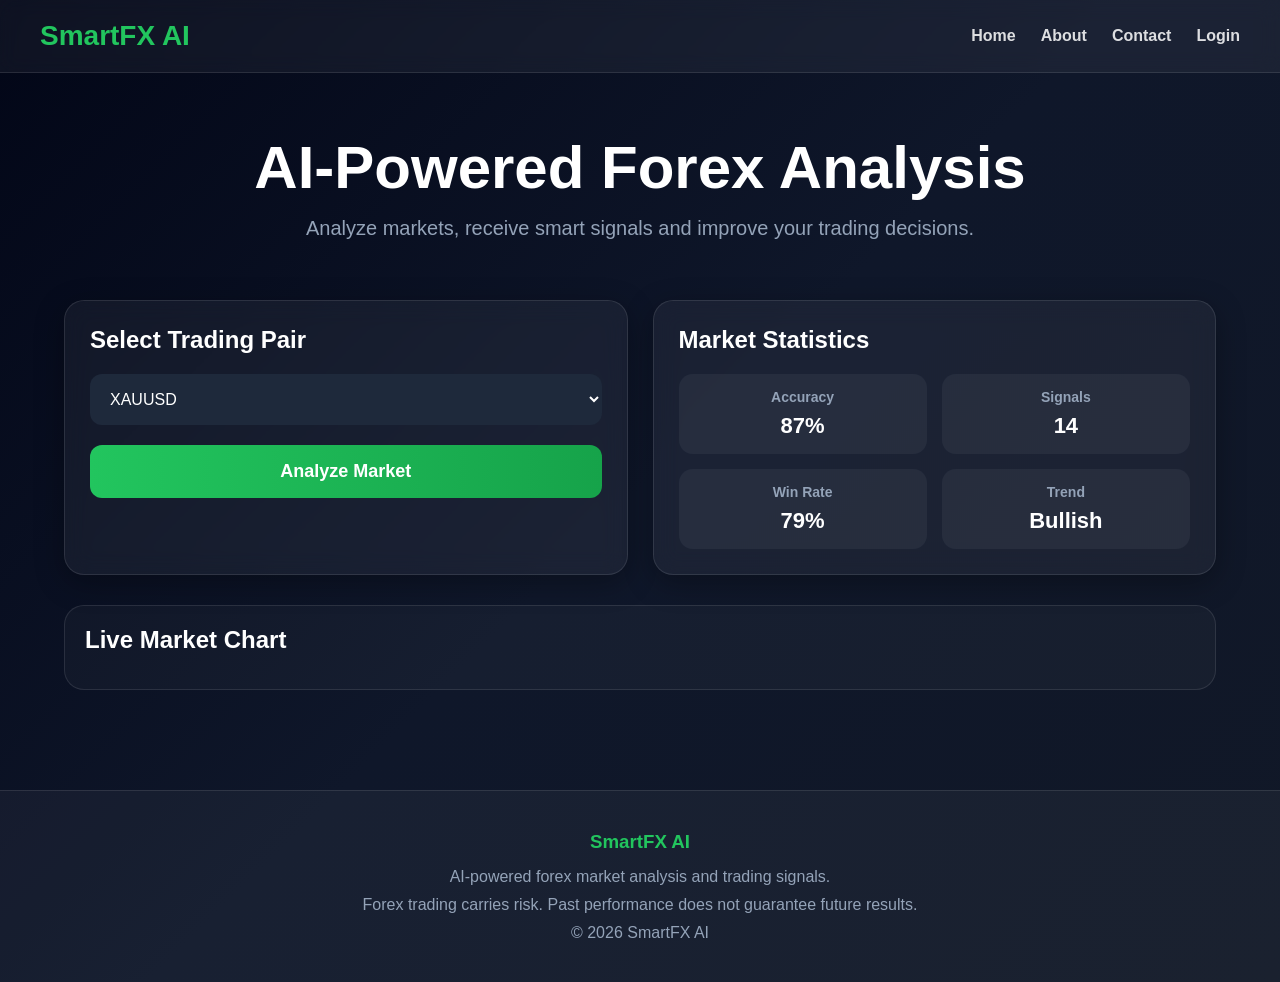
<file: templates/index.html>
<!DOCTYPE html>
<html lang="en">

<head>

    <meta charset="UTF-8">

    <meta name="viewport"
    content="width=device-width, initial-scale=1.0">

    <title>SmartFX AI</title>

    <link rel="stylesheet"
    href="/static/style.css">

</head>

<body>

    <!-- NAVBAR -->

    <div class="navbar">

        <div class="logo">
            SmartFX AI
        </div>

        <div class="nav-links">

            <a href="/">Home</a>

            <a href="/about">About</a>

            <a href="/contact">Contact</a>

            <a href="/login">Login</a>

        </div>

    </div>

    <!-- HERO -->

    <div class="hero">

        <h1>
            AI-Powered Forex Analysis
        </h1>

        <p>
            Analyze markets, receive smart signals
            and improve your trading decisions.
        </p>

    </div>

    <!-- MAIN CONTAINER -->

    <div class="container">

        <div class="dashboard">

            <!-- SIGNAL CARD -->

            <div class="card">

                <h2>Select Trading Pair</h2>

                <select id="pair"
                onchange="updateChart()">

                    <option value="OANDA:XAUUSD">
                        XAUUSD
                    </option>

                    <option value="OANDA:EURUSD">
                        EURUSD
                    </option>

                    <option value="OANDA:GBPUSD">
                        GBPUSD
                    </option>

                    <option value="OANDA:USDJPY">
                        USDJPY
                    </option>

                </select>

                <button onclick="getSignal()">
                    Analyze Market
                </button>

                <div id="result"></div>

            </div>

            <!-- MARKET STATS -->

            <div class="card">

                <h2>
                    Market Statistics
                </h2>

                <div class="stats">

                    <div class="stat-box">

                        <h3>Accuracy</h3>

                        <p>87%</p>

                    </div>

                    <div class="stat-box">

                        <h3>Signals</h3>

                        <p>14</p>

                    </div>

                    <div class="stat-box">

                        <h3>Win Rate</h3>

                        <p>79%</p>

                    </div>

                    <div class="stat-box">

                        <h3>Trend</h3>

                        <p>Bullish</p>

                    </div>

                </div>

            </div>

        </div>

        <!-- CHART -->

        <div class="chart-container">

            <h2>
                Live Market Chart
            </h2>

            <div class="tradingview-widget-container">

                <div id="tradingview_chart"></div>

            </div>

        </div>

    </div>

    <!-- FOOTER -->

    <footer class="footer">

        <h3>
            SmartFX AI
        </h3>

        <p>
            AI-powered forex market analysis
            and trading signals.
        </p>

        <p>
            Forex trading carries risk.
            Past performance does not guarantee
            future results.
        </p>

        <p>
            © 2026 SmartFX AI
        </p>

    </footer>

<script src="/static/script.js"></script>

<script src="https://s3.tradingview.com/tv.js"></script>

<script>

function loadChart(symbol){

    new TradingView.widget({

        "width":"100%",

        "height":550,

        "symbol":symbol,

        "interval":"5",

        "timezone":"Africa/Nairobi",

        "theme":"dark",

        "style":"1",

        "locale":"en",

        "toolbar_bg":"#0f172a",

        "enable_publishing":false,

        "allow_symbol_change":true,

        "container_id":"tradingview_chart"

    });

}

loadChart("OANDA:XAUUSD");

function updateChart(){

    let pair =
    document.getElementById("pair").value;

    document.getElementById(
    "tradingview_chart"
    ).innerHTML = "";

    loadChart(pair);

}

</script>

</body>

</html>
</file>
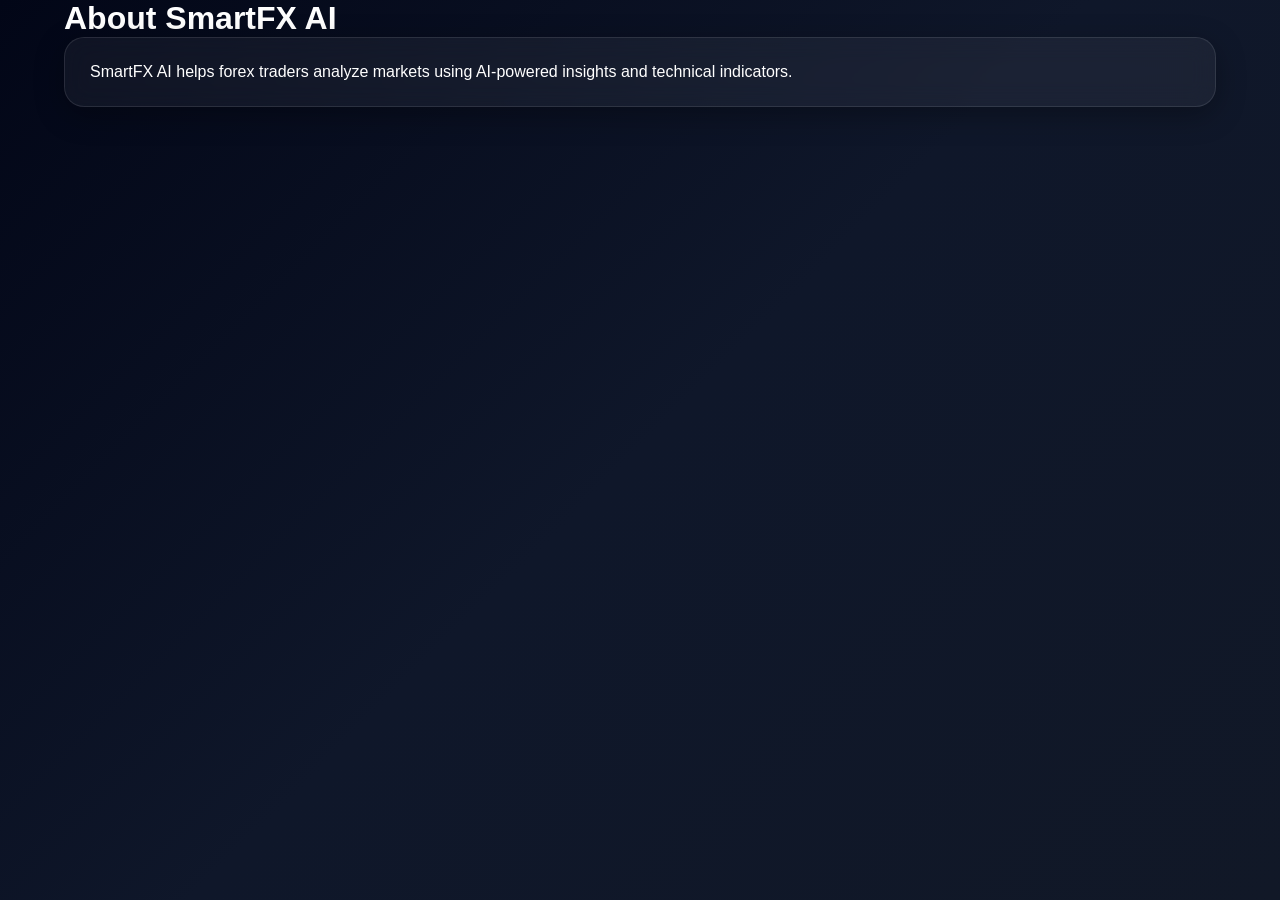
<file: templates/about.html>
<!DOCTYPE html>
<html>
<head>
<title>About SmartFX AI</title>
<link rel="stylesheet" href="/static/style.css">
</head>
<body>

<div class="container">

<h1>About SmartFX AI</h1>

<div class="card">

<p>
SmartFX AI helps forex traders analyze markets
using AI-powered insights and technical indicators.
</p>

</div>

</div>

</body>
</html>
</file>
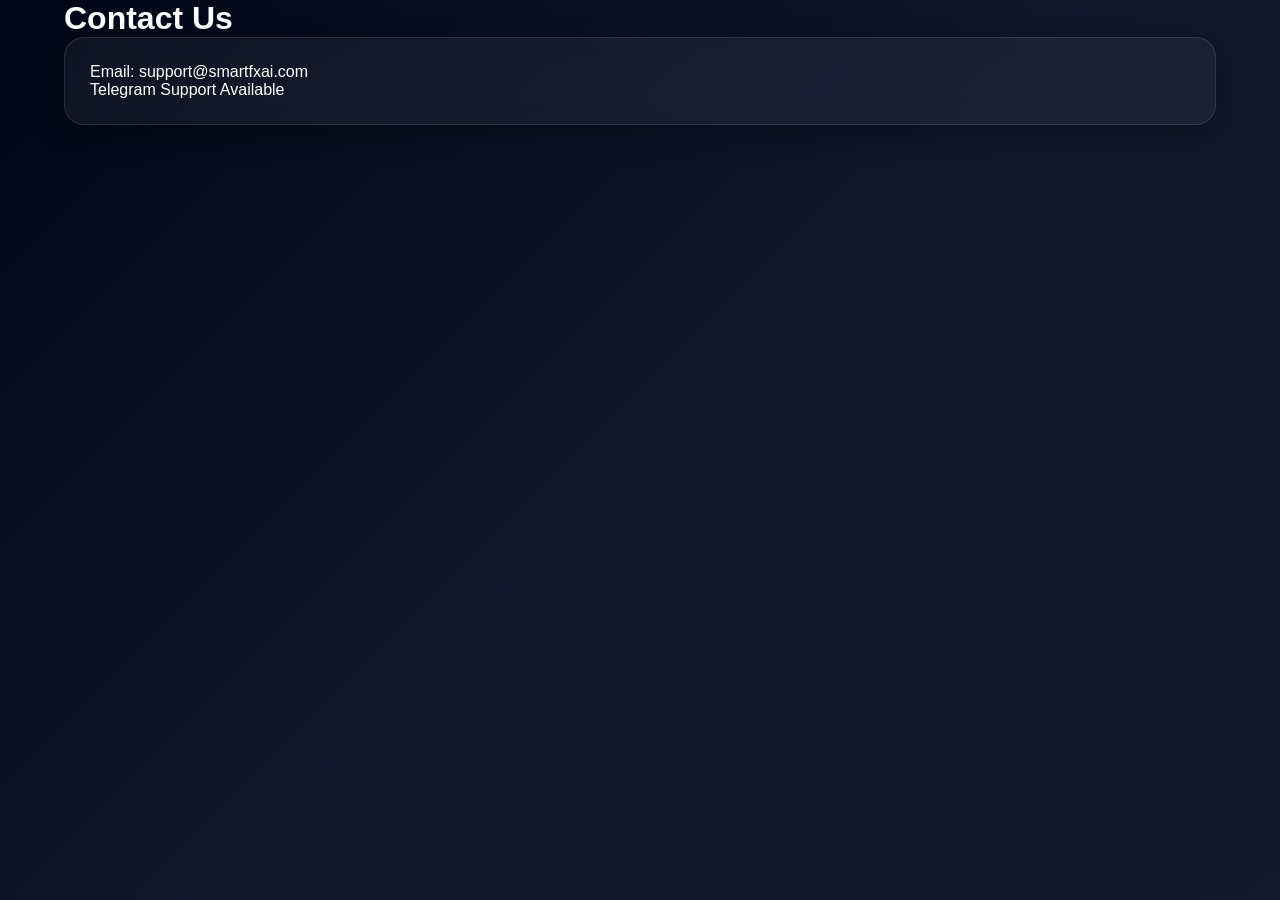
<file: templates/contact.html>
<!DOCTYPE html>
<html>
<head>
<title>Contact SmartFX AI</title>
<link rel="stylesheet" href="/static/style.css">
</head>
<body>

<div class="container">

<h1>Contact Us</h1>

<div class="card">

<p>Email: support@smartfxai.com</p>

<p>Telegram Support Available</p>

</div>

</div>

</body>
</html>
</file>
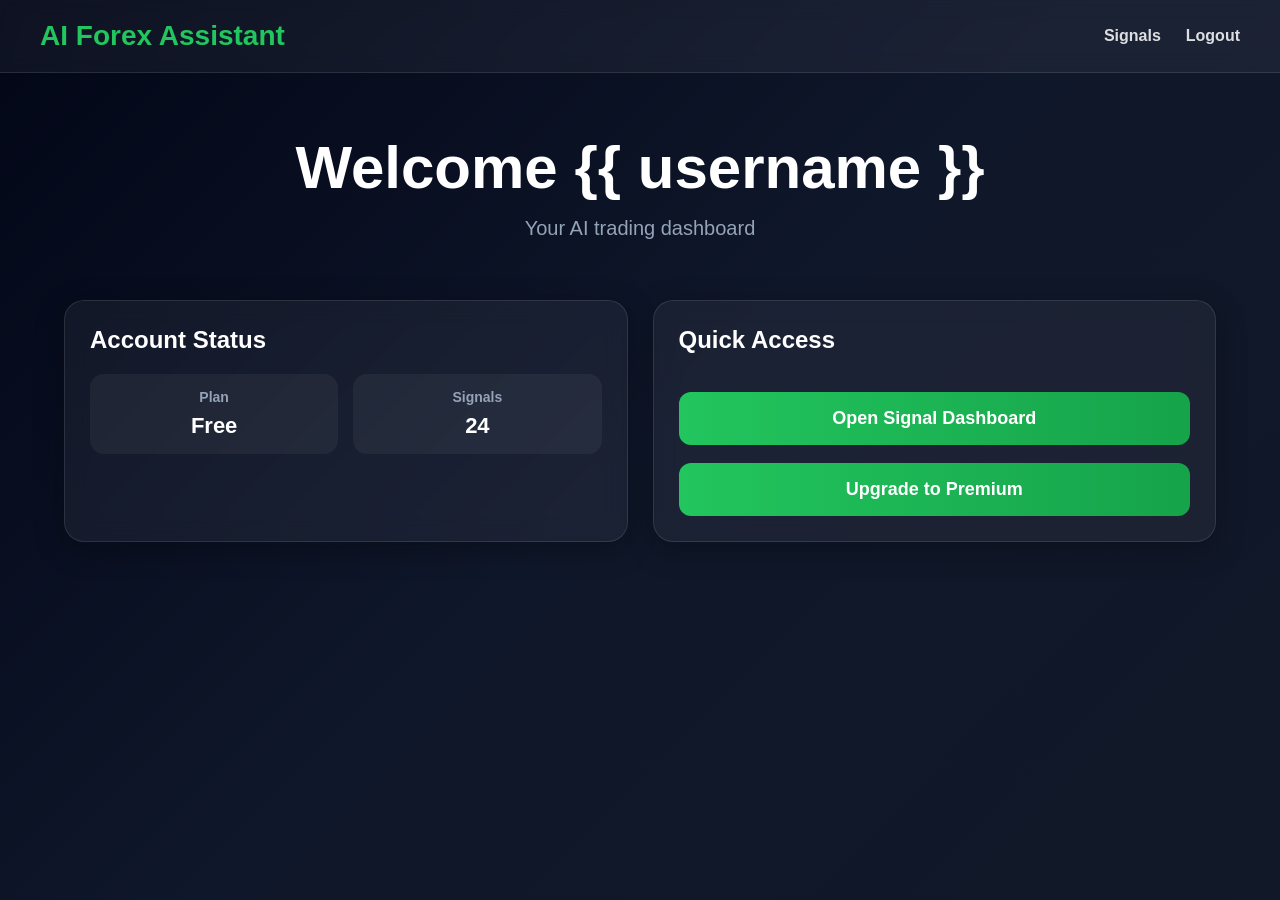
<file: templates/dashboard.html>
<!DOCTYPE html>
<html>
<head>

    <title>Dashboard</title>

    <link rel="stylesheet"
    href="/static/style.css">

</head>

<body>

<div class="navbar">

    <div class="logo">
        AI Forex Assistant
    </div>

    <div class="nav-links">

        <a href="/">Signals</a>

        <a href="/logout">
            Logout
        </a>

    </div>

</div>

<div class="container">

    <div class="hero">

        <h1>
            Welcome {{ username }}
        </h1>

        <p>
            Your AI trading dashboard
        </p>

    </div>

    <div class="dashboard">

        <div class="card">

            <h2>
                Account Status
            </h2>

            <div class="stats">

                <div class="stat-box">
                    <h3>Plan</h3>
                    <p>Free</p>
                </div>

                <div class="stat-box">
                    <h3>Signals</h3>
                    <p>24</p>
                </div>

            </div>

        </div>

        <div class="card">

            <h2>
                Quick Access
            </h2>

            <br>

            <button
            onclick="window.location.href='/'">

                Open Signal Dashboard

            </button>

            <br><br>

            <button
            onclick="window.location.href='/payment'">

                Upgrade to Premium

            </button>

        </div>

    </div>

</div>

</body>
</html>
</file>
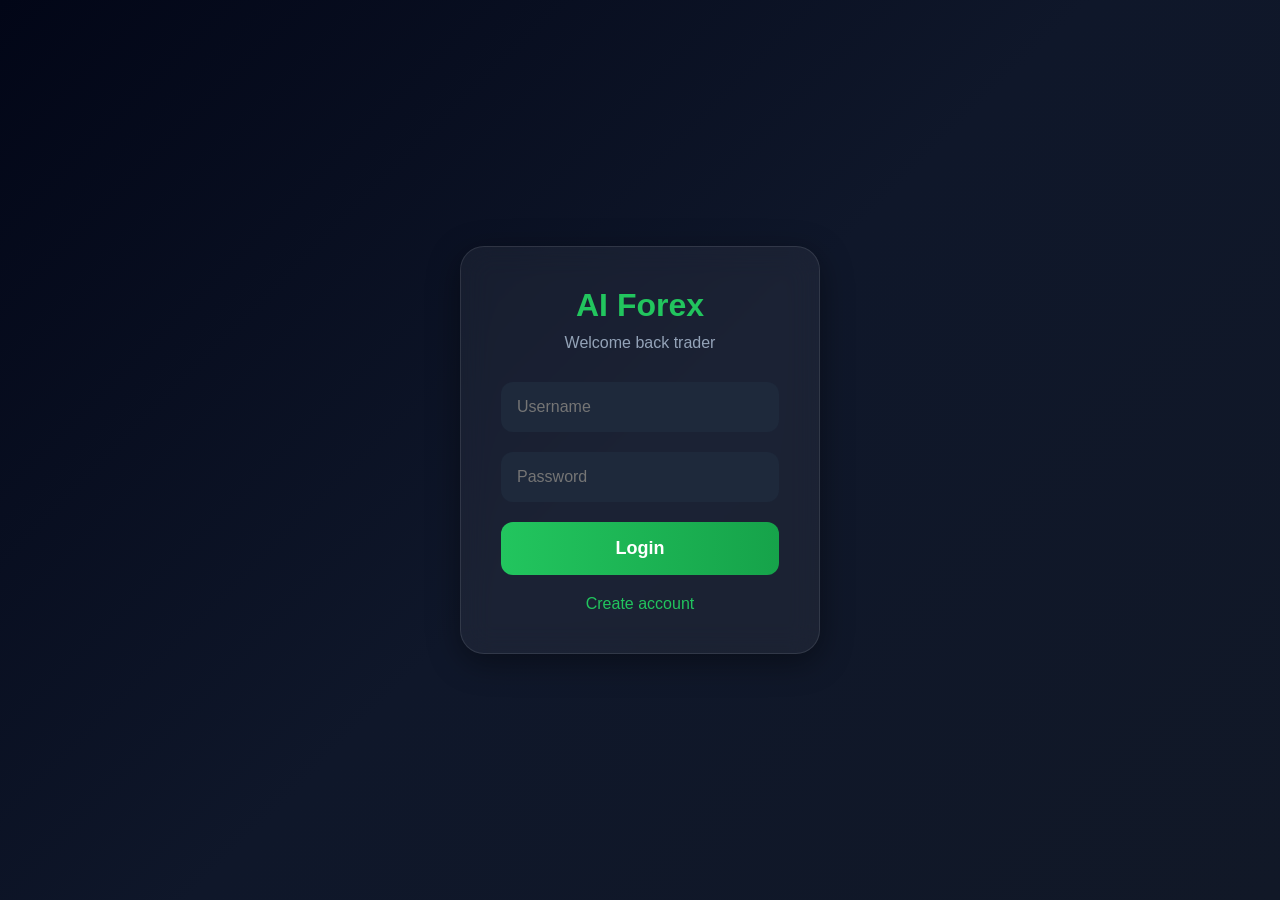
<file: templates/login.html>
<!DOCTYPE html>
<html>
<head>

    <title>Login</title>

    <link rel="stylesheet"
    href="/static/auth.css">

</head>

<body>

<div class="auth-container">

    <div class="auth-card">

        <div class="logo">
            AI Forex
        </div>

        <div class="subtitle">
            Welcome back trader
        </div>

        <form method="POST">

            <input
            type="text"
            name="username"
            placeholder="Username"
            required>

            <input
            type="password"
            name="password"
            placeholder="Password"
            required>

            <button type="submit">
                Login
            </button>

        </form>

        <div class="auth-link">

            <a href="/register">
                Create account
            </a>

        </div>

    </div>

</div>

</body>
</html>
</file>
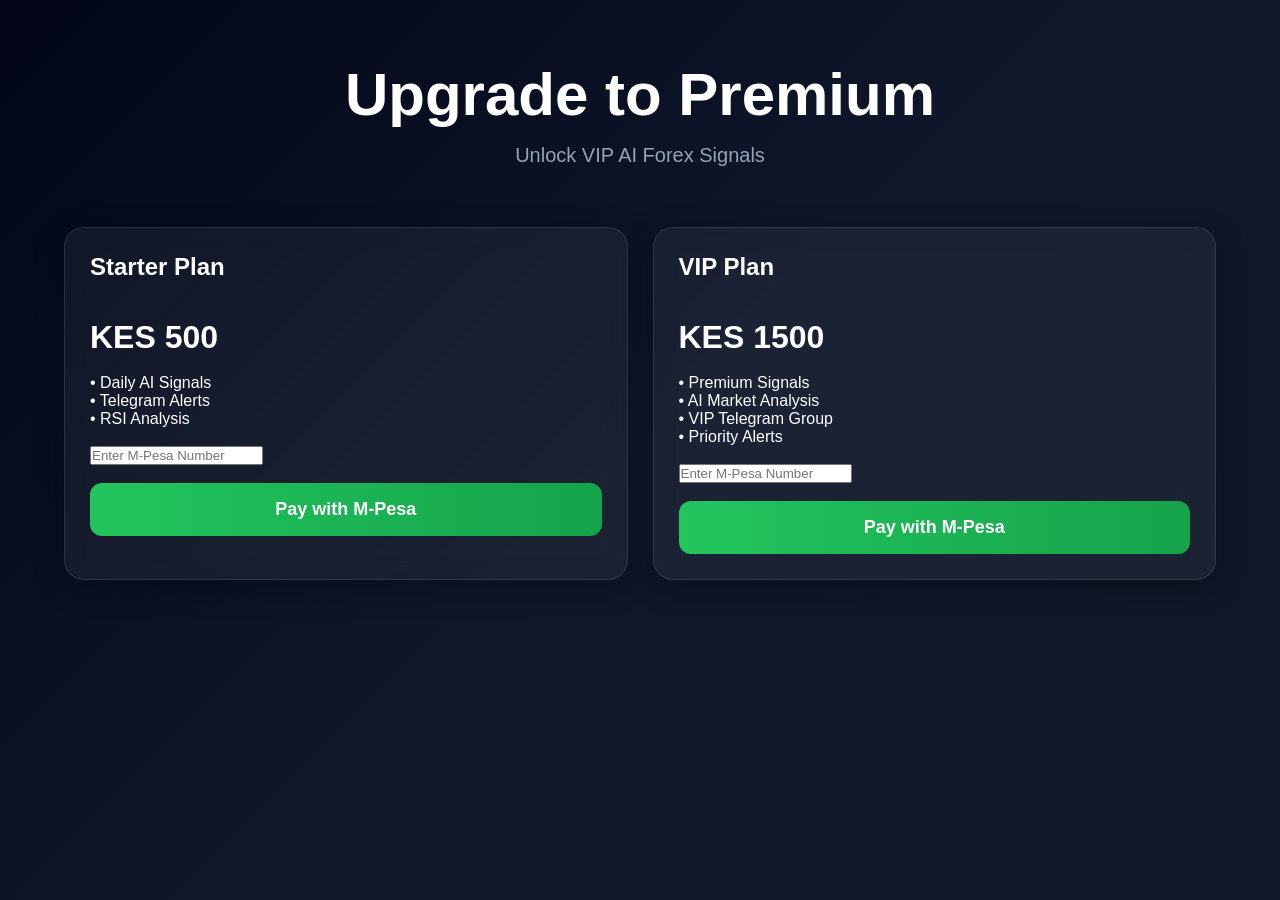
<file: templates/payment.html>
<!DOCTYPE html>
<html>
<head>

    <title>Upgrade Plan</title>

    <link rel="stylesheet"
    href="/static/style.css">

</head>

<body>

<div class="container">

    <div class="hero">

        <h1>
            Upgrade to Premium
        </h1>

        <p>
            Unlock VIP AI Forex Signals
        </p>

    </div>

    <div class="dashboard">

        <div class="card">

            <h2>Starter Plan</h2>

            <br>

            <h1>KES 500</h1>

            <br>

            <p>
                • Daily AI Signals<br>
                • Telegram Alerts<br>
                • RSI Analysis
            </p>

            <br>

            <input
            type="text"
            placeholder="Enter M-Pesa Number">

            <br><br>

            <button>
                Pay with M-Pesa
            </button>

        </div>

        <div class="card">

            <h2>VIP Plan</h2>

            <br>

            <h1>KES 1500</h1>

            <br>

            <p>
                • Premium Signals<br>
                • AI Market Analysis<br>
                • VIP Telegram Group<br>
                • Priority Alerts
            </p>

            <br>

            <input
            type="text"
            placeholder="Enter M-Pesa Number">

            <br><br>

            <button>
                Pay with M-Pesa
            </button>

        </div>

    </div>

</div>

</body>
</html>
</file>
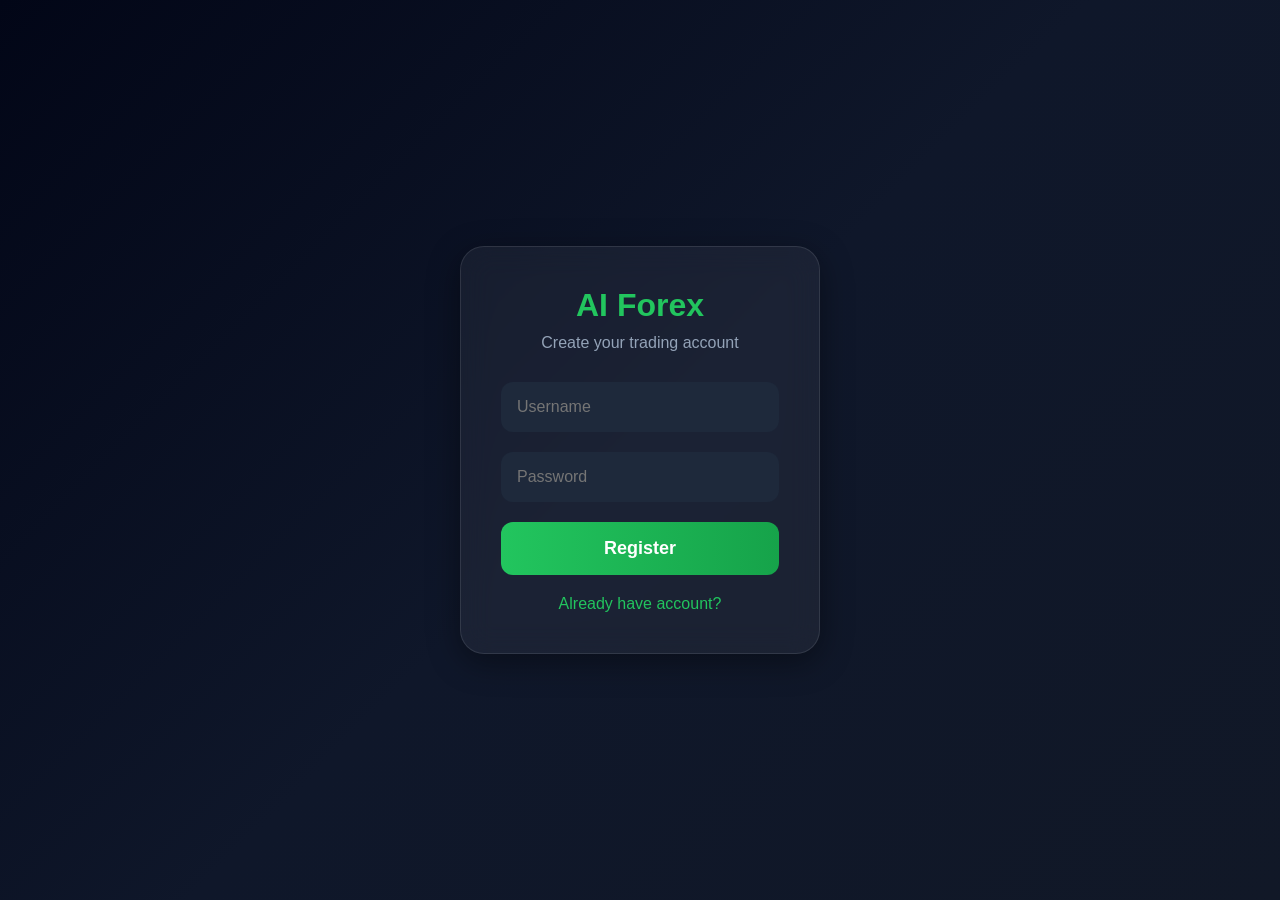
<file: templates/register.html>
<!DOCTYPE html>
<html>
<head>

    <title>Register</title>

    <link rel="stylesheet"
    href="/static/auth.css">

</head>

<body>

<div class="auth-container">

    <div class="auth-card">

        <div class="logo">
            AI Forex
        </div>

        <div class="subtitle">
            Create your trading account
        </div>

        <form method="POST">

            <input
            type="text"
            name="username"
            placeholder="Username"
            required>

            <input
            type="password"
            name="password"
            placeholder="Password"
            required>

            <button type="submit">
                Register
            </button>

        </form>

        <div class="auth-link">

            <a href="/login">
                Already have account?
            </a>

        </div>

    </div>

</div>

</body>
</html>
</file>
<file: static/style.css>
*{
    margin:0;
    padding:0;
    box-sizing:border-box;
}

body{
    font-family:Arial,sans-serif;

    background:
    linear-gradient(
        135deg,
        #020617,
        #0f172a,
        #111827
    );

    color:white;

    min-height:100vh;
}

/* NAVBAR */

.navbar{

    width:100%;

    padding:20px 40px;

    display:flex;

    justify-content:space-between;

    align-items:center;

    background:
    rgba(255,255,255,0.05);

    backdrop-filter:blur(10px);

    border-bottom:
    1px solid rgba(255,255,255,0.1);

    position:sticky;

    top:0;

    z-index:1000;
}

.logo{

    font-size:28px;

    font-weight:bold;

    color:#22c55e;
}

.nav-links{

    display:flex;

    gap:25px;
}

.nav-links a{

    color:white;

    text-decoration:none;

    font-weight:600;

    opacity:0.85;

    transition:0.3s;
}

.nav-links a:hover{

    color:#22c55e;

    opacity:1;
}

/* HERO */

.hero{

    text-align:center;

    padding:60px 20px;
}

.hero h1{

    font-size:60px;

    margin-bottom:15px;
}

.hero p{

    font-size:20px;

    color:#94a3b8;

    max-width:700px;

    margin:auto;
}

/* MAIN CONTAINER */

.container{

    width:90%;

    max-width:1200px;

    margin:auto;

    padding-bottom:40px;
}

/* DASHBOARD */

.dashboard{

    display:grid;

    grid-template-columns:
    repeat(auto-fit,minmax(320px,1fr));

    gap:25px;
}

/* CARD */

.card{

    background:
    rgba(255,255,255,0.05);

    border:
    1px solid rgba(255,255,255,0.1);

    border-radius:20px;

    backdrop-filter:blur(12px);

    padding:25px;

    box-shadow:
    0 8px 30px rgba(0,0,0,0.3);
}

.card h2{

    margin-bottom:20px;
}

/* SELECT */

select{

    width:100%;

    padding:16px;

    border:none;

    border-radius:12px;

    background:#1e293b;

    color:white;

    font-size:16px;

    margin-bottom:20px;
}

/* BUTTON */

button{

    width:100%;

    padding:16px;

    border:none;

    border-radius:12px;

    background:
    linear-gradient(
        90deg,
        #22c55e,
        #16a34a
    );

    color:white;

    font-size:18px;

    font-weight:bold;

    cursor:pointer;

    transition:0.3s;
}

button:hover{

    transform:translateY(-3px);

    opacity:0.95;
}

/* SIGNALS */

.signal{

    font-size:42px;

    font-weight:bold;

    margin-top:20px;
}

.buy{
    color:#22c55e;
}

.sell{
    color:#ef4444;
}

.wait{
    color:#facc15;
}

.price{

    font-size:32px;

    margin:15px 0;
}

.explanation{

    line-height:1.7;

    color:#cbd5e1;
}

/* STATS */

.stats{

    display:grid;

    grid-template-columns:
    repeat(2,1fr);

    gap:15px;
}

.stat-box{

    background:
    rgba(255,255,255,0.05);

    padding:15px;

    border-radius:14px;

    text-align:center;
}

.stat-box h3{

    color:#94a3b8;

    font-size:14px;

    margin-bottom:8px;
}

.stat-box p{

    font-size:22px;

    font-weight:bold;
}

/* CHART */

.chart-container{

    margin-top:30px;

    background:
    rgba(255,255,255,0.03);

    border-radius:20px;

    padding:20px;

    border:
    1px solid rgba(255,255,255,0.1);
}

.chart-container h2{

    margin-bottom:15px;
}

/* FOOTER */

.footer{

    margin-top:60px;

    padding:40px 20px;

    text-align:center;

    background:
    rgba(255,255,255,0.04);

    border-top:
    1px solid rgba(255,255,255,0.1);
}

.footer h3{

    margin-bottom:15px;

    color:#22c55e;
}

.footer p{

    margin-top:10px;

    color:#94a3b8;
}

/* LOADING */

.loading{

    text-align:center;

    color:#94a3b8;

    padding:20px;
}

/* MOBILE */

@media screen and (max-width:768px){

    .navbar{

        flex-direction:column;

        gap:15px;

        padding:20px;
    }

    .nav-links{

        flex-wrap:wrap;

        justify-content:center;

        gap:15px;
    }

    .hero{

        padding:40px 20px;
    }

    .hero h1{

        font-size:38px;
    }

    .hero p{

        font-size:16px;
    }

    .dashboard{

        grid-template-columns:1fr;
    }

    .stats{

        grid-template-columns:1fr;
    }

    .signal{

        font-size:30px;
    }

    .price{

        font-size:24px;
    }

    .container{

        width:95%;
    }

    button{

        font-size:16px;
    }

    iframe{

        height:400px !important;
    }
}
</file>
<file: static/auth.css>
*{
    margin:0;
    padding:0;
    box-sizing:border-box;
}

body{
    font-family:Arial, sans-serif;

    background:
    linear-gradient(
        135deg,
        #020617,
        #0f172a,
        #111827
    );

    height:100vh;

    display:flex;
    justify-content:center;
    align-items:center;

    color:white;
}

.auth-container{

    width:100%;
    max-width:420px;

    padding:30px;
}

.auth-card{

    background:
    rgba(255,255,255,0.05);

    border:
    1px solid rgba(255,255,255,0.1);

    backdrop-filter:blur(15px);

    border-radius:24px;

    padding:40px;

    box-shadow:
    0 8px 32px rgba(0,0,0,0.4);
}

.logo{
    text-align:center;
    font-size:32px;
    font-weight:bold;

    color:#22c55e;

    margin-bottom:10px;
}

.subtitle{
    text-align:center;

    color:#94a3b8;

    margin-bottom:30px;
}

input{

    width:100%;

    padding:16px;

    margin-bottom:20px;

    border:none;

    border-radius:12px;

    background:#1e293b;

    color:white;

    font-size:16px;
}

input:focus{
    outline:none;

    border:
    1px solid #22c55e;
}

button{

    width:100%;

    padding:16px;

    border:none;

    border-radius:12px;

    background:
    linear-gradient(
        90deg,
        #22c55e,
        #16a34a
    );

    color:white;

    font-size:18px;

    font-weight:bold;

    cursor:pointer;

    transition:0.3s;
}

button:hover{
    transform:translateY(-2px);
}

.auth-link{

    margin-top:20px;

    text-align:center;
}

.auth-link a{

    color:#22c55e;

    text-decoration:none;
}
</file>
